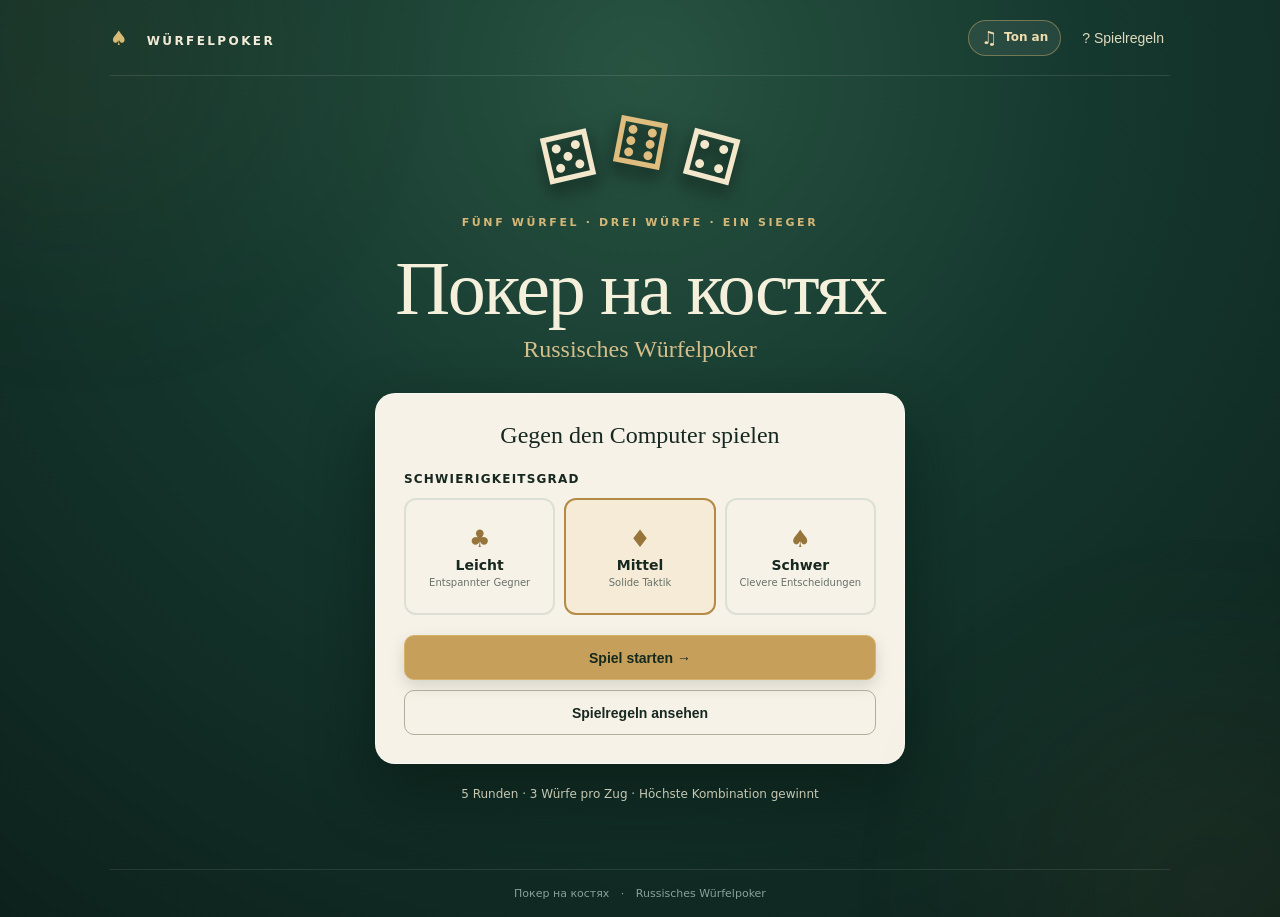
<file: index.html>
<!doctype html>
<html lang="de">
<head>
  <meta charset="utf-8">
  <meta name="viewport" content="width=device-width, initial-scale=1, viewport-fit=cover">
  <meta name="theme-color" content="#102c25">
  <meta name="description" content="Fünf Würfel, drei Würfe: Russisches Würfelpoker gegen den Computer. Offline spielbar.">
  <meta name="mobile-web-app-capable" content="yes">
  <meta name="apple-mobile-web-app-capable" content="yes">
  <meta name="apple-mobile-web-app-title" content="Würfelpoker">
  <meta name="apple-mobile-web-app-status-bar-style" content="black-translucent">
  <link rel="manifest" href="manifest.webmanifest">
  <link rel="icon" type="image/png" sizes="32x32" href="icons/favicon-32.png">
  <link rel="apple-touch-icon" sizes="180x180" href="icons/apple-touch-icon.png">
  <title>Покер на костях – Russisches Würfelpoker</title>
  <link rel="stylesheet" href="style.css">
  <script src="sound.js" defer></script>
  <script src="game.js" defer></script>
  <script src="pwa.js" defer></script>
</head>
<body>
  <div class="ambient ambient-one"></div><div class="ambient ambient-two"></div>
  <main class="app">
    <header class="topbar"><span class="brandmark">♠ <span>WÜRFELPOKER</span></span><div class="top-actions"><button class="sound-toggle" id="soundToggle" type="button" aria-pressed="true" aria-label="Soundeffekte aktiviert"><span class="sound-icon" aria-hidden="true">&#9835;</span><span class="sound-label">Ton an</span></button><button class="text-button" id="rulesTop" type="button">? Spielregeln</button></div></header>
    <section id="startScreen" class="screen start-screen" aria-labelledby="mainTitle">
      <div class="hero-dice" aria-hidden="true"><span>⚄</span><span>⚅</span><span>⚃</span></div>
      <p class="eyebrow">FÜNF WÜRFEL · DREI WÜRFE · EIN SIEGER</p>
      <h1 id="mainTitle" lang="ru">Покер на костях</h1>
      <p class="subtitle">Russisches Würfelpoker</p>
      <div class="setup-card">
        <h2>Gegen den Computer spielen</h2>
        <label class="field-label" for="difficulty">Schwierigkeitsgrad</label>
        <div class="difficulty-options" id="difficulty" role="radiogroup" aria-label="Schwierigkeitsgrad">
          <label class="difficulty-option"><input type="radio" name="difficulty" value="easy"><span class="level-icon">♣</span><strong>Leicht</strong><small>Entspannter Gegner</small></label>
          <label class="difficulty-option"><input type="radio" name="difficulty" value="medium" checked><span class="level-icon">♦</span><strong>Mittel</strong><small>Solide Taktik</small></label>
          <label class="difficulty-option"><input type="radio" name="difficulty" value="hard"><span class="level-icon">♠</span><strong>Schwer</strong><small>Clevere Entscheidungen</small></label>
        </div>
        <button id="startButton" class="primary-button wide" type="button">Spiel starten <span aria-hidden="true">→</span></button>
        <button id="rulesStart" class="secondary-button wide" type="button">Spielregeln ansehen</button>
      </div>
      <button id="installButton" class="install-button" type="button" hidden>↓ Als App installieren</button>
      <p class="fineprint">5 Runden · 3 Würfe pro Zug · Höchste Kombination gewinnt</p>
    </section>
    <section id="gameScreen" class="screen game-screen hidden" aria-label="Würfelpoker-Spiel">
      <div class="game-heading"><div><p class="eyebrow">RUSSISCHES WÜRFELPOKER</p><h1>Am Spieltisch</h1></div><button id="restartButton" class="secondary-button compact" type="button">↶ Neues Spiel</button></div>
      <div class="scoreboard"><div class="score-player"><span>DU</span><strong id="playerScore">0</strong></div><div class="round-display"><span id="roundLabel">RUNDE 1 / 5</span><small id="turnLabel">Dein Zug</small></div><div class="score-player"><span>COMPUTER</span><strong id="cpuScore">0</strong></div></div>
      <section class="table-surface" aria-label="Würfeltisch">
        <div class="opponent"><div class="opponent-icon">♠</div><div><strong>Computer</strong><span id="cpuStatus">Wartet auf seinen Zug</span></div></div>
        <div class="dice-row cpu-dice" id="cpuDice" aria-label="Computerwürfel"></div>
        <p id="cpuHand" class="hand-label">Noch kein Wurf</p>
        <div class="table-divider"><span>VS</span></div>
        <p id="playerHand" class="hand-label">Bereit zum Würfeln</p>
        <div class="dice-row" id="playerDice" aria-label="Deine Würfel"></div>
        <div class="player-info"><div class="player-icon">★</div><div><strong>Du</strong><span id="playerStatus">Würfle, um zu beginnen</span></div></div>
      </section>
      <div id="roundResult" class="round-result hidden" role="status" aria-live="polite"><h2 id="resultTitle"></h2><p id="resultText"></p><button id="continueButton" class="primary-button" type="button">Nächste Runde →</button></div>
      <div class="game-controls"><p id="instruction" aria-live="polite">Drücke „Würfeln“, um deinen ersten Wurf zu machen.</p><div class="controls-row"><span id="rollsLeft" class="rolls-left">3 Würfe übrig</span><button id="rollButton" class="primary-button" type="button">⚄ Würfeln</button><button id="standButton" class="secondary-button" type="button" disabled>Zug beenden</button></div><p class="hint">Nach dem ersten Wurf: Würfel anklicken, um sie zu behalten.</p></div>
    </section>
    <footer>Покер на костях <span>·</span> Russisches Würfelpoker</footer>
  </main>
  <dialog id="installHelpDialog" class="install-help-dialog" aria-labelledby="installHelpTitle"><h2 id="installHelpTitle">Auf dem Home-Bildschirm installieren</h2><p>Öffne die Seite in Safari, tippe auf <strong>Teilen</strong> und wähle <strong>„Zum Home-Bildschirm“</strong> bzw. <strong>„Zum Home-Bildschirm hinzufügen“</strong>. Danach kannst du das Spiel über das App-Symbol starten.</p><button id="closeInstallHelp" class="primary-button" type="button">Verstanden</button></dialog>
  <dialog id="rulesDialog" class="rules-dialog" aria-labelledby="rulesTitle"><div class="dialog-head"><h2 id="rulesTitle">Spielregeln</h2><button id="closeRules" class="icon-button" type="button" aria-label="Regeln schließen">✕</button></div><iframe id="rulesFrame" title="Spielregeln" src="regeln.html"></iframe></dialog>
</body>
</html>
</file>
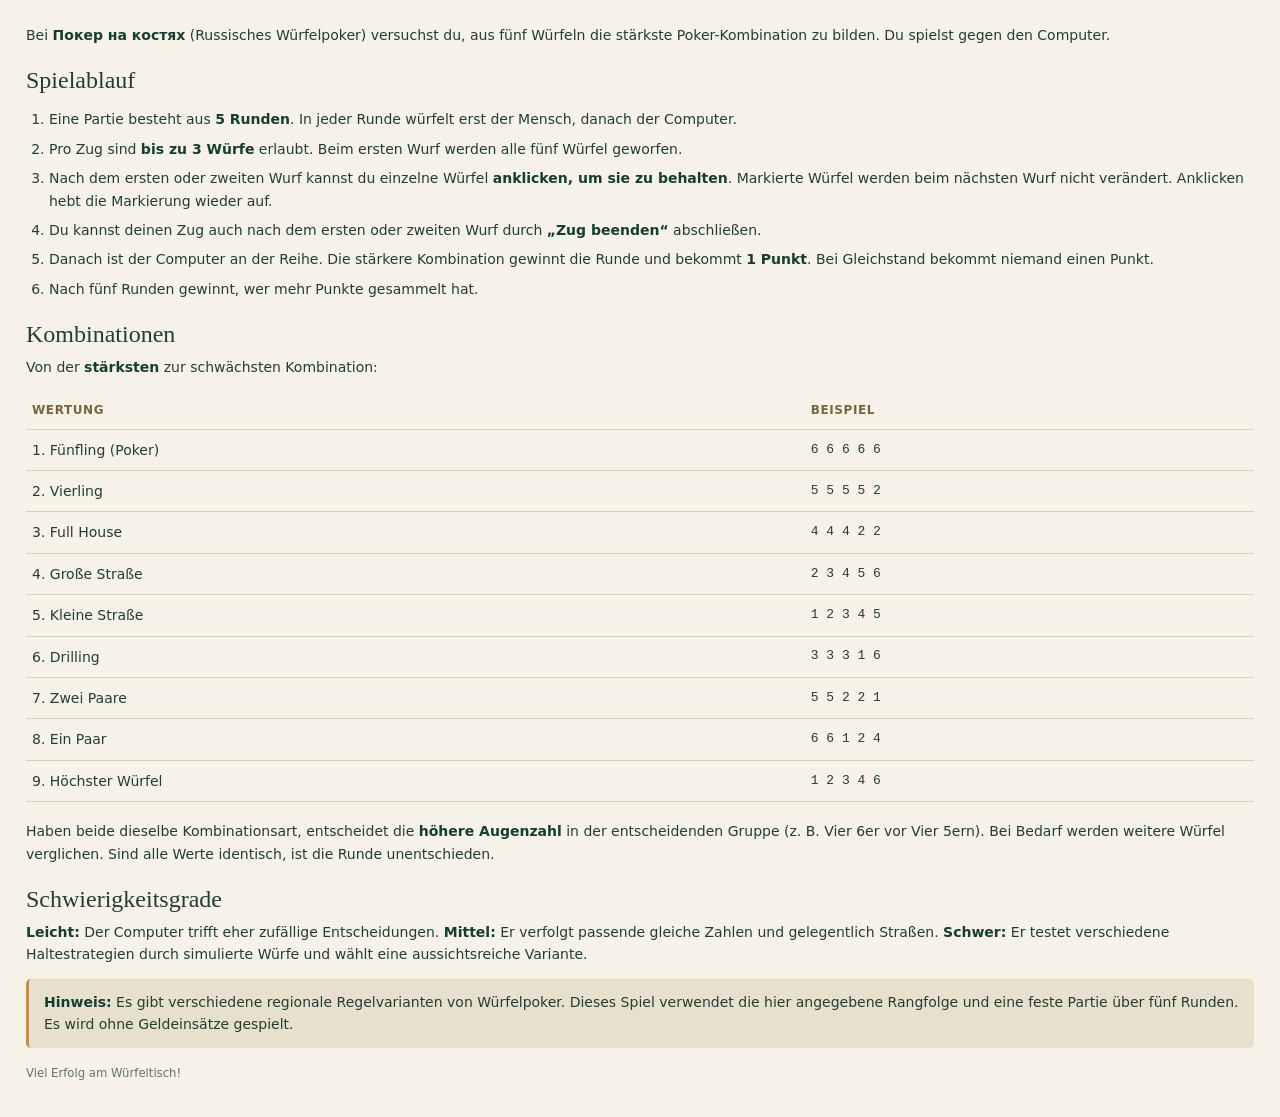
<file: regeln.html>
<!doctype html>
<html lang="de"><head><meta charset="utf-8"><meta name="viewport" content="width=device-width, initial-scale=1"><title>Spielregeln – Russisches Würfelpoker</title><style>
:root{font-family:ui-sans-serif,system-ui,-apple-system,"Segoe UI",sans-serif;color:#253d30;background:#f6f2e7}body{margin:0;padding:16px 26px 34px;line-height:1.6;font-size:14px}h2{font:normal 24px Georgia,serif;margin:21px 0 8px}p{margin:8px 0 13px}ol{padding-left:23px}li{margin:7px 0}.note{background:#e7e0cf;padding:12px 15px;border-left:3px solid #b89050;border-radius:5px}table{border-collapse:collapse;width:100%;margin:12px 0 18px}th,td{text-align:left;border-bottom:1px solid #d9d1c0;padding:9px 6px}th{font-size:12px;text-transform:uppercase;letter-spacing:.05em;color:#766442}td:last-child{font-family:monospace;font-size:13px;white-space:nowrap}small{color:#647367}strong{color:#163e2d}
</style></head><body>
<p>Bei <strong>Покер на костях</strong> (Russisches Würfelpoker) versuchst du, aus fünf Würfeln die stärkste Poker-Kombination zu bilden. Du spielst gegen den Computer.</p>
<h2>Spielablauf</h2>
<ol><li>Eine Partie besteht aus <strong>5 Runden</strong>. In jeder Runde würfelt erst der Mensch, danach der Computer.</li><li>Pro Zug sind <strong>bis zu 3 Würfe</strong> erlaubt. Beim ersten Wurf werden alle fünf Würfel geworfen.</li><li>Nach dem ersten oder zweiten Wurf kannst du einzelne Würfel <strong>anklicken, um sie zu behalten</strong>. Markierte Würfel werden beim nächsten Wurf nicht verändert. Anklicken hebt die Markierung wieder auf.</li><li>Du kannst deinen Zug auch nach dem ersten oder zweiten Wurf durch <strong>„Zug beenden“</strong> abschließen.</li><li>Danach ist der Computer an der Reihe. Die stärkere Kombination gewinnt die Runde und bekommt <strong>1 Punkt</strong>. Bei Gleichstand bekommt niemand einen Punkt.</li><li>Nach fünf Runden gewinnt, wer mehr Punkte gesammelt hat.</li></ol>
<h2>Kombinationen</h2>
<p>Von der <strong>stärksten</strong> zur schwächsten Kombination:</p>
<table><thead><tr><th>Wertung</th><th>Beispiel</th></tr></thead><tbody>
<tr><td>1. Fünfling (Poker)</td><td>6 6 6 6 6</td></tr>
<tr><td>2. Vierling</td><td>5 5 5 5 2</td></tr>
<tr><td>3. Full House</td><td>4 4 4 2 2</td></tr>
<tr><td>4. Große Straße</td><td>2 3 4 5 6</td></tr>
<tr><td>5. Kleine Straße</td><td>1 2 3 4 5</td></tr>
<tr><td>6. Drilling</td><td>3 3 3 1 6</td></tr>
<tr><td>7. Zwei Paare</td><td>5 5 2 2 1</td></tr>
<tr><td>8. Ein Paar</td><td>6 6 1 2 4</td></tr>
<tr><td>9. Höchster Würfel</td><td>1 2 3 4 6</td></tr>
</tbody></table>
<p>Haben beide dieselbe Kombinationsart, entscheidet die <strong>höhere Augenzahl</strong> in der entscheidenden Gruppe (z. B. Vier 6er vor Vier 5ern). Bei Bedarf werden weitere Würfel verglichen. Sind alle Werte identisch, ist die Runde unentschieden.</p>
<h2>Schwierigkeitsgrade</h2>
<p><strong>Leicht:</strong> Der Computer trifft eher zufällige Entscheidungen. <strong>Mittel:</strong> Er verfolgt passende gleiche Zahlen und gelegentlich Straßen. <strong>Schwer:</strong> Er testet verschiedene Haltestrategien durch simulierte Würfe und wählt eine aussichtsreiche Variante.</p>
<p class="note"><strong>Hinweis:</strong> Es gibt verschiedene regionale Regelvarianten von Würfelpoker. Dieses Spiel verwendet die hier angegebene Rangfolge und eine feste Partie über fünf Runden. Es wird ohne Geldeinsätze gespielt.</p>
<small>Viel Erfolg am Würfeltisch!</small>
</body></html>
</file>
<file: style.css>
:root{font-family:Inter,ui-sans-serif,system-ui,-apple-system,"Segoe UI",sans-serif;color:#f4f0dc;background:#102820;font-synthesis:none}*{box-sizing:border-box}body{margin:0;min-height:100vh;background:radial-gradient(circle at 50% 8%,#285341 0%,#15382e 43%,#0d211c 100%);overflow-x:hidden}.ambient{position:fixed;width:340px;height:340px;border-radius:50%;background:#bf9b58;filter:blur(130px);opacity:.095;pointer-events:none}.ambient-one{top:-130px;left:-90px}.ambient-two{bottom:-160px;right:-100px}.app{width:min(1060px,calc(100% - 32px));min-height:100vh;margin:auto;display:flex;flex-direction:column}.topbar{height:76px;display:flex;align-items:center;justify-content:space-between;border-bottom:1px solid #ffffff1c}.brandmark{color:#d8bd78;font-size:20px;font-weight:800;letter-spacing:.12em}.brandmark span{margin-left:7px;font-size:12px;color:#f5f0df}.text-button{border:0;background:none;color:#dfdbbf;font-size:14px;cursor:pointer}.text-button:hover{text-decoration:underline}.screen{flex:1}.hidden{display:none!important}.start-screen{text-align:center;display:flex;flex-direction:column;align-items:center;padding:34px 0 45px}.hero-dice{display:flex;gap:15px;align-items:center;justify-content:center;height:95px}.hero-dice span{display:grid;place-items:center;color:#f4e8cc;font-size:65px;text-shadow:0 9px 17px #0009;transform:rotate(-13deg)}.hero-dice span:nth-child(2){transform:translateY(-14px) rotate(11deg);color:#dfbd7e}.hero-dice span:nth-child(3){transform:rotate(15deg)}.eyebrow{font-size:11px;font-weight:800;letter-spacing:.24em;color:#d5b778}.start-screen h1{font-family:Georgia,serif;font-size:clamp(42px,7vw,76px);font-weight:500;letter-spacing:-.03em;margin:5px 0 0}.subtitle{font-family:Georgia,serif;font-size:24px;color:#d5bf8b;margin:4px 0 30px}.setup-card{background:#f6f2e7;color:#172820;border:1px solid #ffffff66;border-radius:20px;width:min(100%,530px);padding:28px;box-shadow:0 28px 65px #04100a73}.setup-card h2{font-family:Georgia,serif;font-weight:500;font-size:24px;margin:0 0 23px}.field-label{display:block;text-align:left;font-size:12px;font-weight:800;letter-spacing:.1em;margin-bottom:12px;text-transform:uppercase}.difficulty-options{display:grid;grid-template-columns:repeat(3,minmax(0,1fr));gap:9px;margin-bottom:20px}.difficulty-option{cursor:pointer;position:relative;border:2px solid #dbdfd6;border-radius:12px;min-height:117px;display:flex;align-items:center;flex-direction:column;justify-content:center;gap:4px;padding:10px 4px;transition:background .15s,border-color .15s,transform .15s}.difficulty-option:hover{transform:translateY(-2px)}.difficulty-option:has(input:checked){border-color:#b48b46;background:#f5ebd6}.difficulty-option input{position:absolute;opacity:0;width:1px;height:1px}.difficulty-option:has(input:focus-visible){outline:3px solid #65a8ff;outline-offset:2px}.level-icon{font-size:24px;color:#97743a}.difficulty-option strong{font-size:14px}.difficulty-option small{font-size:10px;color:#68716a}.primary-button,.secondary-button{min-height:45px;border-radius:10px;padding:11px 22px;font-weight:800;cursor:pointer;transition:transform .15s,background .15s;font-size:14px}.primary-button{border:1px solid #d8b36c;background:#c6a05b;color:#15291f;box-shadow:0 6px 16px #0002}.primary-button:hover:not(:disabled){background:#e1bd77;transform:translateY(-1px)}.secondary-button{border:1px solid #b1ae9e;background:transparent;color:inherit}.secondary-button:hover:not(:disabled){background:#6e79521c}.wide{display:block;width:100%;margin-top:10px}.primary-button:disabled,.secondary-button:disabled{opacity:.45;cursor:not-allowed}.fineprint{font-size:12px;color:#c6c7b1;margin:23px 0}.game-screen{width:min(100%,810px);margin:auto;padding:24px 0 45px}.game-heading{display:flex;justify-content:space-between;align-items:center;gap:12px;margin-bottom:16px}.game-heading .eyebrow{margin:0}.game-heading h1{font:normal 33px Georgia,serif;margin:6px 0 0}.compact{min-height:37px;padding:8px 12px;color:#e2deca;border-color:#789082;font-size:12px}.scoreboard{background:#f2eddc;color:#14362b;border-radius:14px 14px 0 0;display:grid;grid-template-columns:1fr 1fr 1fr;text-align:center;align-items:center;padding:12px}.score-player{display:flex;align-items:center;flex-direction:column;gap:3px}.score-player span,.round-display span{font-size:11px;font-weight:900;letter-spacing:.13em}.score-player strong{font-size:31px}.round-display small{display:block;margin-top:5px;color:#806638}.table-surface{border:8px solid #244c3d;border-top:0;background:radial-gradient(ellipse,#226149 0%,#155039 62%,#10402e 100%);box-shadow:inset 0 0 75px #071b1590,0 15px 40px #0003;border-radius:0 0 110px 110px;padding:18px 20px 27px;text-align:center;min-height:422px}.opponent,.player-info{display:flex;justify-content:center;align-items:center;gap:10px}.opponent>div:last-child,.player-info>div:last-child{display:flex;flex-direction:column;align-items:flex-start;gap:2px}.opponent strong,.player-info strong{font-size:13px}.opponent span,.player-info span{font-size:11px;color:#ccdacb}.opponent-icon,.player-icon{width:35px;height:35px;background:#ded4b6;border-radius:50%;color:#22503d;display:grid;place-items:center;font-size:20px}.player-icon{background:#c9a562}.dice-row{display:flex;gap:11px;min-height:76px;justify-content:center;align-items:center;margin:12px 0 2px;flex-wrap:wrap}/* Real 3D dice: each cube has six pip faces and rolls across the felt. */
.dice-row{display:flex;gap:11px;min-height:76px;justify-content:center;align-items:center;margin:12px 0 2px;flex-wrap:wrap;perspective:850px;perspective-origin:50% 40%}
.die{
 --die-size:62px;--face-x:0deg;--face-y:0deg;
 position:relative;isolation:isolate;display:block;flex:0 0 auto;
 width:var(--die-size);height:var(--die-size);border:0;padding:0;
 border-radius:12px;background:transparent;color:inherit;
 appearance:none;transform-style:preserve-3d;
 transition:transform .2s ease,filter .2s ease;
 user-select:none;touch-action:manipulation;
}
.die-shadow{
 position:absolute;left:13%;right:13%;bottom:-8px;height:14px;
 border-radius:50%;background:#03150d9e;filter:blur(5px);
 transform:scale(.9);opacity:.74;pointer-events:none;
}
.die-cube{
 position:absolute;inset:0;display:block;
 transform-style:preserve-3d;
 transform:rotateX(var(--face-x)) rotateY(var(--face-y));
}
.die-face{
 position:absolute;inset:0;display:grid;
 grid-template:repeat(3,1fr)/repeat(3,1fr);
 gap:4px;padding:10px;border:2px solid #c9c2b3;
 border-bottom-color:#a9a397;border-right-color:#ada79a;
 border-radius:11px;
 background:linear-gradient(135deg,#fffef9 0%,#f5f0e3 55%,#ded7c7 100%);
 box-shadow:inset 0 1px 2px #ffffffde,inset -2px -3px 5px #776c5826;
 backface-visibility:hidden;
}
.die-face .pip{
 width:10px;height:10px;display:block;
 justify-self:center;align-self:center;
 border-radius:50%;background:radial-gradient(circle at 35% 30%,#496153,#182b24 67%);
 box-shadow:inset 0 1px 2px #06130ed0,0 1px 0 #ffffffb0;
}
.face-front {transform:rotateY(0deg) translateZ(calc(var(--die-size) / 2))}
.face-right {transform:rotateY(90deg) translateZ(calc(var(--die-size) / 2))}
.face-back {transform:rotateY(180deg) translateZ(calc(var(--die-size) / 2))}
.face-left {transform:rotateY(-90deg) translateZ(calc(var(--die-size) / 2))}
.face-top {transform:rotateX(90deg) translateZ(calc(var(--die-size) / 2))}
.face-bottom {transform:rotateX(-90deg) translateZ(calc(var(--die-size) / 2))}
.die.selectable{cursor:pointer}
.die.selectable:hover:not(.keep){transform:translateY(-3px);filter:brightness(1.07)}
.die.selectable:focus-visible{outline:3px solid #eac27b;outline-offset:7px}
.die.keep{transform:translateY(-9px);filter:drop-shadow(0 0 5px #eec36e)}
.die.keep:after{
 content:'✓';position:absolute;z-index:6;top:-12px;right:-8px;
 background:#d9b35c;color:#153126;border-radius:50%;
 width:21px;height:21px;font-size:13px;font-weight:900;
 display:grid;place-items:center;box-shadow:0 1px 4px #0006;
}
.die.placeholder{opacity:.28}
.die.rolling{z-index:3;pointer-events:none;animation:die-roll-travel var(--roll-time) var(--roll-delay) both}
.die.rolling .die-cube{animation:die-roll-tumble var(--roll-time) var(--roll-delay) both}
.die.rolling .die-shadow{animation:die-roll-shadow var(--roll-time) var(--roll-delay) both}
@keyframes die-roll-travel{
 0%{transform:translate3d(0,0,0) rotate(0) scale(1)}
 18%{transform:translate3d(calc(var(--roll-x) * .45),-7px,0) rotate(calc(var(--roll-turn) * .5)) scale(.98)}
 44%{transform:translate3d(var(--roll-x),-12px,0) rotate(var(--roll-turn)) scale(1.04)}
 69%{transform:translate3d(calc(var(--roll-x) * .48),-3px,0) rotate(calc(var(--roll-turn) * -.5)) scale(.98)}
 81%{transform:translate3d(calc(var(--roll-x) * .22),-6px,0) rotate(calc(var(--roll-turn) * .2)) scale(1.01)}
 100%{transform:translate3d(0,0,0) rotate(0) scale(1)}
}
@keyframes die-roll-tumble{
 0%{transform:rotateX(var(--start-x)) rotateY(var(--start-y))}
 82%{transform:rotateX(calc(var(--end-x) - 35deg)) rotateY(calc(var(--end-y) + 24deg))}
 100%{transform:rotateX(var(--end-x)) rotateY(var(--end-y))}
}
@keyframes die-roll-shadow{
 0%,100%{transform:scale(.9);opacity:.74}
 44%{transform:scale(1.15);opacity:.45}
 70%{transform:scale(1.05);opacity:.6}
}
#cpuDice{margin-top:20px}
#playerDice{margin-top:23px}
.player-info{margin-top:11px}
.cpu-dice .die{--die-size:52px}
.cpu-dice .die-face{padding:8px;gap:3px}
.cpu-dice .die-face .pip{width:8px;height:8px}
.hand-label{font-size:12px;font-weight:700;letter-spacing:.04em;color:#eed7a2;min-height:18px;margin:6px 0}.table-divider{display:flex;align-items:center;gap:15px;margin:14px auto;color:#a3b8a6;font-size:10px;letter-spacing:.15em;max-width:480px}.table-divider:before,.table-divider:after{content:'';flex:1;height:1px;background:#ffffff30}.game-controls{text-align:center;padding:16px 4px}.game-controls>p:first-child{font-size:14px;color:#e1e2cf}.controls-row{display:flex;justify-content:center;align-items:center;gap:10px;flex-wrap:wrap}.rolls-left{font-size:12px;color:#d9be7e;margin-right:8px}.hint{font-size:11px;color:#b2c0af}.round-result{margin:10px auto 0;border:1px solid #d3b672;background:#f2eddc;color:#16372a;padding:21px;border-radius:15px;text-align:center}.round-result h2{font:normal 27px Georgia,serif;margin:0 0 7px}.round-result p{font-size:13px;line-height:1.6}.round-result button{margin-top:7px}footer{text-align:center;color:#88a198;font-size:11px;padding:17px;border-top:1px solid #ffffff19}footer span{padding:0 8px}.rules-dialog{width:min(660px,calc(100% - 28px));height:min(730px,calc(100vh - 40px));border:1px solid #c6b17c;border-radius:16px;background:#f6f2e7;color:#142c22;padding:0;box-shadow:0 25px 100px #0009}.rules-dialog::backdrop{background:#03130ebd;backdrop-filter:blur(4px)}.dialog-head{height:67px;display:flex;justify-content:space-between;align-items:center;padding:0 23px;border-bottom:1px solid #d8d2c4}.dialog-head h2{font:normal 25px Georgia,serif;margin:0}.icon-button{border:0;background:#e4ddcc;color:#1b382e;cursor:pointer;border-radius:50%;height:33px;width:33px}.rules-dialog iframe{width:100%;height:calc(100% - 67px);border:0;background:#f6f2e7}@media(max-width:550px){.topbar{height:62px}.start-screen{padding-top:15px}.hero-dice{height:76px}.hero-dice span{font-size:52px}.subtitle{font-size:20px}.setup-card{padding:19px}.difficulty-option{min-height:104px}.difficulty-option small{font-size:9px}.game-screen{padding-top:14px}.game-heading h1{font-size:26px}.table-surface{border-width:5px;padding:18px 6px 22px;border-radius:0 0 45px 45px;min-height:400px}.die{--die-size:52px}.die-face{padding:8px;gap:2px}.die-face .pip{width:8px;height:8px}.cpu-dice .die{--die-size:45px}.cpu-dice .die-face{padding:7px;gap:2px}.cpu-dice .die-face .pip{width:7px;height:7px}.dice-row{gap:7px}.controls-row{gap:7px}.rolls-left{width:100%;margin:0 0 2px}}
@media(prefers-reduced-motion:reduce){*,*:before,*:after{animation-duration:.01ms!important;transition-duration:.01ms!important}}

/* Sound switch is available on both the start screen and the game screen. */
.top-actions{display:flex;align-items:center;justify-content:flex-end;gap:15px}
.sound-toggle{display:inline-flex;align-items:center;justify-content:center;gap:7px;min-height:36px;min-width:89px;padding:6px 12px;border:1px solid #bfa66a80;border-radius:999px;background:#ffffff12;color:#f0ddaf;cursor:pointer;font-family:inherit;font-size:12px;font-weight:700;line-height:1.3;white-space:nowrap;transition:background .15s,border-color .15s}
.sound-toggle:hover:not(:disabled){background:#ffffff25;border-color:#e0c58e}
.sound-toggle:focus-visible{outline:3px solid #e0bd78;outline-offset:3px}
.sound-toggle.sound-muted{color:#d0d3c8;border-color:#d4d8c350}
.sound-toggle:disabled{opacity:.5;cursor:not-allowed}
.sound-icon{font-size:18px;line-height:1}
/* The result panel now appears directly above the game controls. */
.round-result{margin:18px auto 3px;max-width:670px}
@media(max-width:420px){.top-actions{gap:9px}.sound-toggle{min-width:77px;padding:6px 9px}.brandmark span{font-size:10px;letter-spacing:.05em}}

/* PWA: safe-area support for installed apps, and optional install action. */
body{padding-top:env(safe-area-inset-top);padding-right:env(safe-area-inset-right);padding-bottom:env(safe-area-inset-bottom);padding-left:env(safe-area-inset-left)}
.install-button{display:inline-flex;align-items:center;justify-content:center;margin:17px 0 0;padding:11px 17px;border:1px solid #c6a05b;border-radius:999px;background:#f1e6c91a;color:#f2d494;font:700 13px ui-sans-serif,system-ui,-apple-system,"Segoe UI",sans-serif;cursor:pointer}
.install-button:hover{background:#f1e6c92b}
.install-button:focus-visible{outline:3px solid #f2d494;outline-offset:3px}
.install-button[hidden]{display:none}
.install-help-dialog{width:min(430px,calc(100% - 32px));border:1px solid #c6b17c;border-radius:16px;background:#f6f2e7;color:#142c22;padding:25px;box-shadow:0 25px 100px #0009;line-height:1.6}
.install-help-dialog::backdrop{background:#03130ebd}
.install-help-dialog h2{font:normal 25px Georgia,serif;margin:0 0 12px}
.install-help-dialog p{font-size:14px;margin:0 0 20px}
</file>
